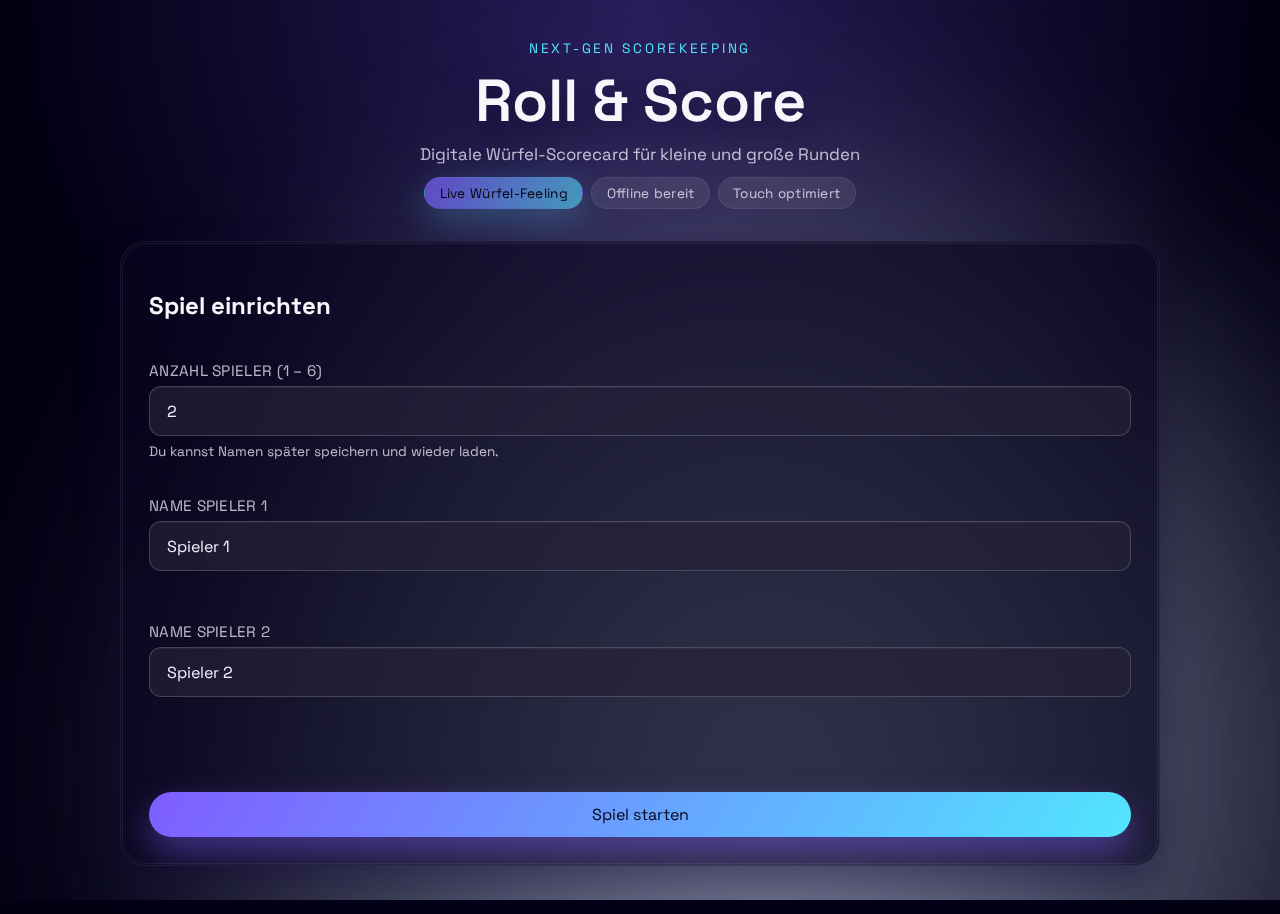
<file: index.html>
<!DOCTYPE html>
<html lang="de">
  <head>
    <meta charset="UTF-8" />
    <meta name="viewport" content="width=device-width, initial-scale=1" />
    <title>Roll & Score</title>
    <meta name="theme-color" content="#0B57D0" />
    <link rel="manifest" href="manifest.json" />
    <link rel="stylesheet" href="styles/main.css?v=aurora" />
  </head>
  <body>
    <div class="background-aurora" aria-hidden="true">
      <div class="aurora-layer layer-1"></div>
      <div class="aurora-layer layer-2"></div>
      <div class="aurora-layer layer-3"></div>
    </div>
    <header class="app-header">
      <p class="eyebrow">Next-Gen Scorekeeping</p>
      <h1>Roll &amp; Score</h1>
      <p class="tagline">Digitale Würfel-Scorecard für kleine und große Runden</p>
      <div class="hero-meta" aria-hidden="true">
        <span class="hero-chip hero-chip--primary">Live Würfel-Feeling</span>
        <span class="hero-chip">Offline bereit</span>
        <span class="hero-chip">Touch optimiert</span>
      </div>
    </header>

    <main class="app">
      <section id="setup" class="card" aria-labelledby="setup-title">
        <h2 id="setup-title">Spiel einrichten</h2>
        <div class="field-group">
          <label for="player-count">Anzahl Spieler (1&nbsp;&ndash;&nbsp;6)</label>
          <input type="number" id="player-count" min="1" max="6" value="2" />
          <p class="field-hint">Du kannst Namen später speichern und wieder laden.</p>
        </div>
        <div id="player-names-container" class="field-list"></div>
        <p id="setup-error" class="field-error" role="alert" aria-live="assertive"></p>
        <button id="start-game-btn" class="primary" type="button">Spiel starten</button>
      </section>

      <section id="game" class="card hidden" aria-live="off">
        <div class="status-bar" id="message" role="status" aria-live="polite"></div>

        <div class="dice-panel">
          <div class="dice-header">
            <h2>Aktueller Wurf</h2>
            <p id="roll-counter" aria-live="polite"></p>
          </div>
          <div id="dice-container" class="dice-container" role="group" aria-label="Würfel"></div>
          <div class="controls-section">
            <button id="roll-btn" class="primary" type="button">Würfeln</button>
            <button id="end-turn-btn" class="secondary" type="button" disabled>Zug beenden</button>
            <label id="manual-mode-container" class="toggle">
              <input type="checkbox" id="manual-mode-checkbox" />
              <span>Manueller Modus</span>
            </label>
          </div>
        </div>

        <div class="table-wrapper">
          <table id="scoreboard">
            <caption>Aktueller Spielstand</caption>
            <thead></thead>
            <tbody></tbody>
          </table>
        </div>

        <div class="save-load-section">
          <button id="save-game-btn" class="primary" type="button">Spiel speichern</button>
          <button id="new-game-btn" class="secondary" type="button">Neues Spiel</button>
          <label for="saved-games" class="visually-hidden">Gespeicherte Spiele</label>
          <select id="saved-games"></select>
          <button id="load-game-btn" class="secondary" type="button">Laden</button>
          <button id="delete-game-btn" class="secondary" type="button">Löschen</button>
          <button id="install-pwa-btn" class="secondary" type="button" hidden>App installieren</button>
        </div>
      </section>
    </main>

    <dialog id="manual-entry-dialog" aria-labelledby="manual-dialog-title">
      <form id="manual-entry-form" method="dialog">
        <h3 id="manual-dialog-title">Manuelle Punkte eingeben</h3>
        <p id="manual-category-label" class="dialog-category"></p>
        <div class="field-group">
          <label for="manual-score">Punktzahl (0&nbsp;&ndash;&nbsp;300)</label>
          <input type="number" id="manual-score" min="0" max="300" inputmode="numeric" required />
          <p class="field-error" id="manual-score-error" aria-live="assertive"></p>
        </div>
        <div class="dialog-actions">
          <button type="submit" class="primary">Speichern</button>
          <button type="button" id="manual-cancel-btn" class="secondary">Abbrechen</button>
        </div>
      </form>
    </dialog>

    <script type="module" src="scripts/app.js"></script>
  </body>
</html>
</file>
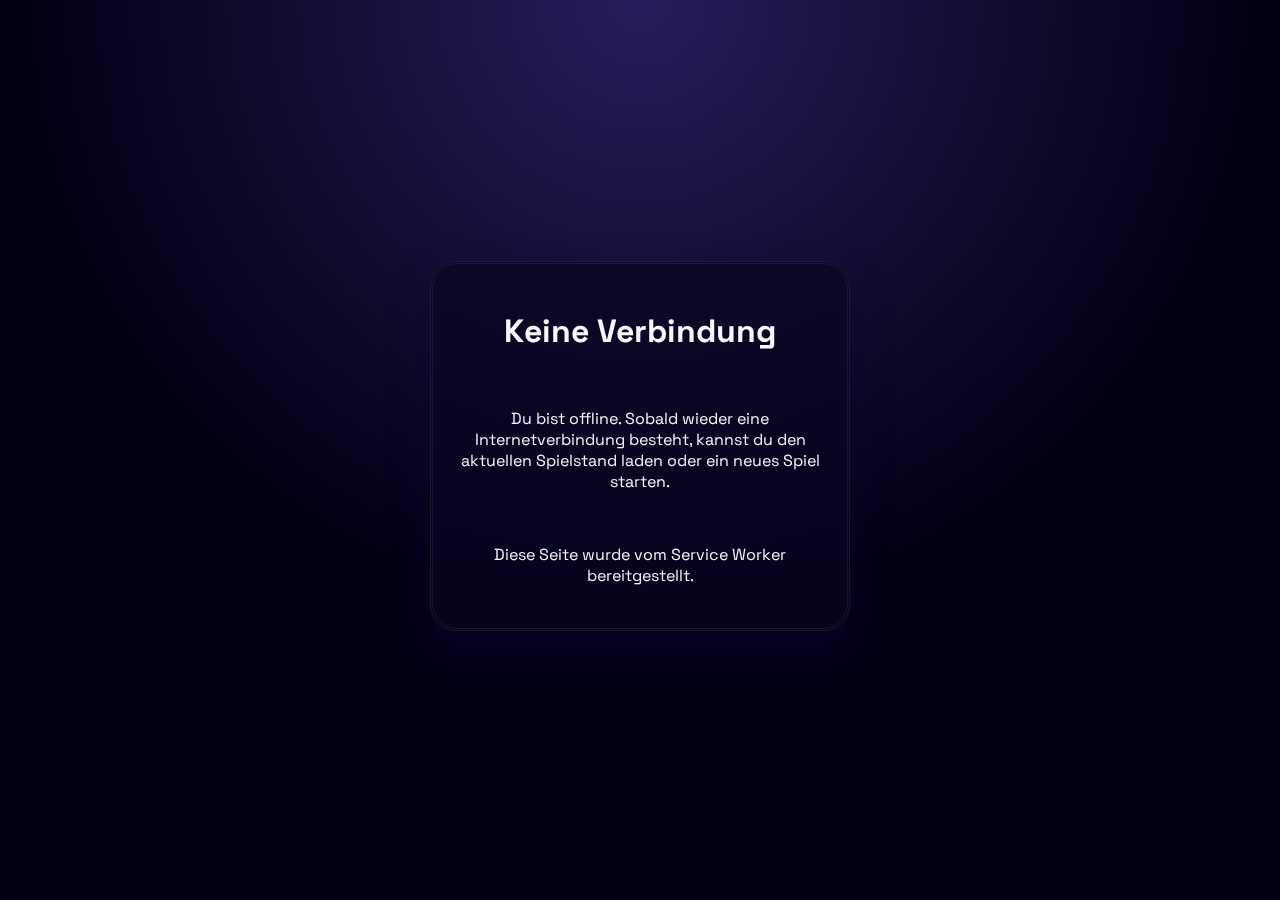
<file: offline.html>
<!DOCTYPE html>
<html lang="de">
  <head>
    <meta charset="UTF-8" />
    <meta name="viewport" content="width=device-width, initial-scale=1" />
    <title>Roll &amp; Score &ndash; Offline</title>
    <link rel="stylesheet" href="styles/main.css" />
    <style>
      body {
        justify-content: center;
        text-align: center;
      }
      .offline-card {
        max-width: 420px;
      }
    </style>
  </head>
  <body>
    <main class="card offline-card">
      <h1>Keine Verbindung</h1>
      <p>
        Du bist offline. Sobald wieder eine Internetverbindung besteht, kannst du den aktuellen Spielstand laden
        oder ein neues Spiel starten.
      </p>
      <p>Diese Seite wurde vom Service Worker bereitgestellt.</p>
    </main>
  </body>
</html>
</file>
<file: styles/main.css>
@import url('https://fonts.googleapis.com/css2?family=Space+Grotesk:wght@400;500;600&display=swap');

:root {
  --md-sys-color-primary: #7f5dff;
  --md-sys-color-on-primary: #050313;
  --md-sys-color-primary-container: rgba(155, 131, 255, 0.35);
  --md-sys-color-on-primary-container: #f3edff;
  --md-sys-color-secondary: #51e5ff;
  --md-sys-color-on-secondary: #00141a;
  --md-sys-color-background: #030014;
  --md-sys-color-on-background: #f6f6fb;
  --md-sys-color-surface: rgba(8, 5, 30, 0.65);
  --md-sys-color-on-surface: #f4f2ff;
  --md-sys-color-surface-variant: rgba(255, 255, 255, 0.65);
  --md-sys-color-on-surface-variant: rgba(244, 242, 255, 0.75);
  --md-sys-color-outline: rgba(255, 255, 255, 0.15);
  --md-sys-color-error: #ff5d7a;
  --md-sys-color-on-error: #1d0008;
  --md-sys-color-surface-container-highest: rgba(255, 255, 255, 0.1);

  --md-sys-typescale-font-family: 'Space Grotesk', 'Segoe UI', 'Roboto', system-ui, -apple-system,
    BlinkMacSystemFont, sans-serif;
  --md-sys-shape-corner-small: 12px;
  --md-sys-shape-corner-medium: 18px;
  --md-sys-shape-corner-large: 26px;
  --md-sys-shape-corner-full: 999px;

  --md-sys-elevation-level1: 0 20px 40px rgba(15, 5, 55, 0.45);
  --md-sys-elevation-level2: 0 30px 80px rgba(15, 5, 55, 0.5);
}

* {
  box-sizing: border-box;
}

body {
  margin: 0;
  min-height: 100vh;
  font-family: var(--md-sys-typescale-font-family);
  background: radial-gradient(circle at top, rgba(127, 93, 255, 0.3), transparent 55%),
    var(--md-sys-color-background);
  color: var(--md-sys-color-on-background);
  display: flex;
  flex-direction: column;
  align-items: center;
  padding: 2.5rem 1.5rem 3rem;
  position: relative;
  overflow-x: hidden;
}

.background-aurora {
  position: fixed;
  inset: 0;
  pointer-events: none;
  z-index: -2;
  overflow: hidden;
}

.aurora-layer {
  position: absolute;
  width: 120vmax;
  height: 120vmax;
  opacity: 0.35;
  filter: blur(70px);
  background: radial-gradient(circle, #7f5dff, transparent 65%);
  animation: orbit 22s linear infinite;
}

.aurora-layer.layer-2 {
  background: radial-gradient(circle, #51e5ff, transparent 65%);
  animation-duration: 30s;
  mix-blend-mode: screen;
}

.aurora-layer.layer-3 {
  background: radial-gradient(circle, #ffb347, transparent 65%);
  animation-duration: 40s;
  mix-blend-mode: screen;
}

.app-header {
  text-align: center;
  margin-bottom: 2rem;
  max-width: 640px;
}

.eyebrow {
  margin: 0;
  letter-spacing: 0.2em;
  font-size: 0.85rem;
  text-transform: uppercase;
  color: var(--md-sys-color-secondary);
}

.app-header h1 {
  margin: 0.35rem 0;
  font-weight: 600;
  color: var(--md-sys-color-on-background);
  font-size: clamp(2.4rem, 6vw, 3.7rem);
  text-shadow: 0 10px 35px rgba(16, 9, 45, 0.8);
}

.tagline {
  margin: 0 auto 0.75rem;
  color: var(--md-sys-color-on-surface-variant);
  font-size: 1.05rem;
  max-width: 480px;
}

.hero-meta {
  display: flex;
  justify-content: center;
  flex-wrap: wrap;
  gap: 0.5rem;
}

.hero-chip {
  padding: 0.4rem 0.9rem;
  border-radius: var(--md-sys-shape-corner-full);
  font-size: 0.85rem;
  letter-spacing: 0.02em;
  background: rgba(255, 255, 255, 0.08);
  color: var(--md-sys-color-on-surface-variant);
  border: 1px solid rgba(255, 255, 255, 0.08);
  backdrop-filter: blur(14px);
}

.hero-chip--primary {
  background: linear-gradient(120deg, rgba(127, 93, 255, 0.7), rgba(81, 229, 255, 0.6));
  color: var(--md-sys-color-on-primary);
  border-color: transparent;
  box-shadow: 0 10px 35px rgba(81, 229, 255, 0.25);
}

.app {
  width: min(100%, 1040px);
  display: grid;
  gap: 1.75rem;
  position: relative;
  z-index: 1;
}

.card {
  background: var(--md-sys-color-surface);
  border-radius: var(--md-sys-shape-corner-large);
  padding: 1.75rem;
  box-shadow: var(--md-sys-elevation-level1);
  border: 1px solid rgba(255, 255, 255, 0.08);
  display: flex;
  flex-direction: column;
  gap: 1.25rem;
  backdrop-filter: blur(26px);
  position: relative;
  overflow: hidden;
  isolation: isolate;
  animation: cardIn 0.8s ease var(--card-delay, 0s) both;
}

.card::after {
  content: '';
  position: absolute;
  inset: 1px;
  border-radius: inherit;
  border: 1px solid rgba(255, 255, 255, 0.08);
  pointer-events: none;
  z-index: -1;
}

.hidden {
  display: none;
}

#game {
  gap: 1.5rem;
  --card-delay: 0.12s;
}

#setup {
  --card-delay: 0.05s;
}

.field-group {
  display: flex;
  flex-direction: column;
  gap: 0.4rem;
  margin-bottom: 1rem;
}

.field-group label {
  color: var(--md-sys-color-on-surface-variant);
  font-size: 0.95rem;
  letter-spacing: 0.02em;
  text-transform: uppercase;
}

.field-hint {
  margin: 0;
  color: var(--md-sys-color-on-surface-variant);
  font-size: 0.85rem;
}

.field-error {
  margin: 0;
  font-size: 0.85rem;
  color: var(--md-sys-color-error);
  min-height: 1rem;
}

.field-list {
  display: flex;
  flex-direction: column;
  gap: 0.75rem;
}

input[type='number'],
input[type='text'],
input[type='search'],
select,
input[type='number']#manual-score {
  width: 100%;
  padding: 0.85rem 1.05rem;
  border-radius: var(--md-sys-shape-corner-small);
  border: 1px solid rgba(255, 255, 255, 0.18);
  font: inherit;
  background: rgba(255, 255, 255, 0.08);
  color: var(--md-sys-color-on-surface);
  box-shadow: inset 0 1px 0 rgba(255, 255, 255, 0.05);
  transition: border 0.2s ease, box-shadow 0.2s ease, transform 0.2s ease;
  backdrop-filter: blur(12px);
}

.field-group input.invalid {
  border-color: var(--md-sys-color-error);
}

input:focus,
select:focus,
button:focus-visible {
  outline: 2px solid var(--md-sys-color-secondary);
  outline-offset: 2px;
}

button {
  border: none;
  font: inherit;
  padding: 0.75rem 1.5rem;
  border-radius: var(--md-sys-shape-corner-full);
  cursor: pointer;
  transition: transform 0.15s ease, box-shadow 0.2s ease, background 0.2s ease;
  position: relative;
  overflow: hidden;
}

button.primary {
  background: linear-gradient(120deg, #7f5dff, #51e5ff, #ffb347);
  color: var(--md-sys-color-on-primary);
  box-shadow: 0 15px 35px rgba(127, 93, 255, 0.45);
  background-size: 200% 200%;
  animation: gradientShift 6s ease infinite;
}

button.secondary {
  background: rgba(255, 255, 255, 0.1);
  color: var(--md-sys-color-on-surface);
  border: 1px solid rgba(255, 255, 255, 0.12);
}

button:disabled {
  background: rgba(255, 255, 255, 0.08);
  color: rgba(255, 255, 255, 0.35);
  cursor: not-allowed;
  box-shadow: none;
}

button:not(:disabled):hover {
  transform: translateY(-2px);
  box-shadow: var(--md-sys-elevation-level2);
}

.toggle {
  display: inline-flex;
  align-items: center;
  gap: 0.5rem;
  font-size: 0.95rem;
  color: var(--md-sys-color-on-surface);
}

.toggle input {
  width: 20px;
  height: 20px;
}

.status-bar {
  min-height: 1.5rem;
  margin-bottom: 0.5rem;
  font-weight: 500;
  color: var(--md-sys-color-on-surface-variant);
}

.status-bar.error-message {
  color: var(--md-sys-color-error);
}

.dice-panel {
  display: flex;
  flex-direction: column;
  gap: 0.85rem;
  background: rgba(255, 255, 255, 0.02);
  border-radius: var(--md-sys-shape-corner-medium);
  padding: 1rem;
}

.dice-header {
  display: flex;
  justify-content: space-between;
  align-items: baseline;
  flex-wrap: wrap;
  gap: 0.5rem;
}

.dice-header h2 {
  margin: 0;
  font-size: 1.3rem;
}

.dice-header p {
  margin: 0;
  color: var(--md-sys-color-secondary);
  font-weight: 600;
}

.dice-container {
  display: flex;
  flex-wrap: wrap;
  gap: 0.9rem;
  justify-content: center;
}

.dice {
  width: 68px;
  height: 68px;
  border-radius: var(--md-sys-shape-corner-medium);
  background: linear-gradient(180deg, rgba(255, 255, 255, 0.18), rgba(255, 255, 255, 0.05));
  color: var(--md-sys-color-on-surface);
  font-size: 1.9rem;
  font-weight: 600;
  display: flex;
  align-items: center;
  justify-content: center;
  box-shadow: 0 12px 30px rgba(8, 0, 35, 0.45);
  border: 1px solid rgba(255, 255, 255, 0.2);
  position: relative;
  transition: transform 0.3s ease, box-shadow 0.3s ease;
  animation: floatDice 6s ease-in-out infinite;
}

.dice.held {
  background: linear-gradient(180deg, rgba(127, 93, 255, 0.8), rgba(81, 229, 255, 0.3));
  color: var(--md-sys-color-on-primary-container);
  box-shadow: 0 15px 40px rgba(127, 93, 255, 0.55);
}

.dice.shaking {
  animation: shake 0.4s ease-in-out;
}

@keyframes shake {
  0%,
  100% {
    transform: translateX(0) rotate(0deg);
  }
  20% {
    transform: translateX(-4px) rotate(-4deg);
  }
  40% {
    transform: translateX(4px) rotate(4deg);
  }
  60% {
    transform: translateX(-4px) rotate(-3deg);
  }
  80% {
    transform: translateX(4px) rotate(3deg);
  }
}

.controls-section,
.save-load-section {
  display: flex;
  flex-wrap: wrap;
  gap: 0.75rem;
  justify-content: center;
  align-items: center;
}

.status-bar {
  min-height: 1.5rem;
  margin-bottom: 0.5rem;
  font-weight: 500;
  color: var(--md-sys-color-on-surface-variant);
  padding: 0.4rem 0.75rem;
  border-radius: var(--md-sys-shape-corner-small);
  background: rgba(255, 255, 255, 0.05);
}

.table-wrapper {
  width: 100%;
  overflow-x: auto;
  border-radius: var(--md-sys-shape-corner-medium);
  border: 1px solid rgba(255, 255, 255, 0.12);
  box-shadow: inset 0 0 0 1px rgba(255, 255, 255, 0.03);
}

#scoreboard tbody tr {
  transition: background 0.3s ease;
}

#scoreboard tbody tr:hover {
  background: rgba(255, 255, 255, 0.03);
}

#scoreboard {
  width: 100%;
  border-collapse: collapse;
  min-width: 480px;
}

#scoreboard caption {
  text-align: left;
  font-weight: 600;
  margin-bottom: 0.5rem;
  color: var(--md-sys-color-on-surface-variant);
}

#scoreboard th,
#scoreboard td {
  border-bottom: 1px solid var(--md-sys-color-outline);
  padding: 0.65rem;
  text-align: center;
}

#scoreboard thead th {
  background: rgba(255, 255, 255, 0.05);
  color: var(--md-sys-color-on-surface-variant);
  font-weight: 600;
  text-transform: uppercase;
  letter-spacing: 0.05em;
}

#scoreboard tbody th {
  text-align: left;
  font-weight: 500;
  color: var(--md-sys-color-on-surface);
}

#scoreboard tbody th abbr {
  text-decoration: none;
  cursor: help;
}

.score-cell {
  cursor: pointer;
  transition: background 0.2s ease, color 0.2s ease, transform 0.2s ease;
  border-radius: var(--md-sys-shape-corner-small);
}

.score-cell:focus-visible {
  outline: 2px solid var(--md-sys-color-primary);
  outline-offset: -2px;
}

.score-cell.available {
  background: rgba(127, 93, 255, 0.2);
  color: var(--md-sys-color-on-surface);
  box-shadow: inset 0 0 0 1px rgba(127, 93, 255, 0.3);
}

.score-cell.used {
  background: rgba(255, 255, 255, 0.04);
  color: var(--md-sys-color-on-surface-variant);
  cursor: default;
}

.score-cell.calculated,
.calculated {
  font-weight: 600;
  color: var(--md-sys-color-on-surface-variant);
  cursor: default;
}

tbody tr:hover .score-cell.available {
  transform: translateY(-1px);
}

.save-load-section select {
  min-width: 180px;
}

.visually-hidden {
  position: absolute;
  width: 1px;
  height: 1px;
  padding: 0;
  margin: -1px;
  overflow: hidden;
  clip: rect(0, 0, 0, 0);
  border: 0;
}

#manual-entry-dialog {
  border: none;
  border-radius: var(--md-sys-shape-corner-large);
  padding: 1.5rem;
  max-width: 360px;
  width: 90vw;
  background: rgba(8, 5, 30, 0.9);
  color: var(--md-sys-color-on-surface);
  border: 1px solid rgba(255, 255, 255, 0.15);
  box-shadow: 0 30px 60px rgba(3, 0, 20, 0.65);
}

#manual-entry-dialog::backdrop {
  background: rgba(3, 0, 20, 0.65);
  backdrop-filter: blur(8px);
}

.dialog-category {
  margin: 0 0 0.5rem;
  font-weight: 600;
}

.dialog-actions {
  display: flex;
  justify-content: flex-end;
  gap: 0.75rem;
  margin-top: 1rem;
}

@media (max-width: 900px) {
  body {
    padding-top: 1.5rem;
  }

  .card {
    padding: 1.25rem;
  }

  .dice {
    width: 60px;
    height: 60px;
  }

  #scoreboard {
    font-size: 0.9rem;
  }
}

@keyframes gradientShift {
  0% {
    background-position: 0% 50%;
  }
  50% {
    background-position: 100% 50%;
  }
  100% {
    background-position: 0% 50%;
  }
}

@keyframes orbit {
  0% {
    transform: translate(-10%, -10%);
  }
  50% {
    transform: translate(10%, 10%);
  }
  100% {
    transform: translate(-10%, -10%);
  }
}

@keyframes cardIn {
  from {
    opacity: 0;
    transform: translateY(25px) scale(0.98);
  }
  to {
    opacity: 1;
    transform: translateY(0) scale(1);
  }
}

@keyframes floatDice {
  0%,
  100% {
    transform: translateY(0);
  }
  50% {
    transform: translateY(-6px);
  }
}

@media (prefers-reduced-motion: reduce) {
  *,
  *::before,
  *::after {
    animation-duration: 0.01ms !important;
    animation-iteration-count: 1 !important;
    transition-duration: 0.01ms !important;
  }
}
</file>
